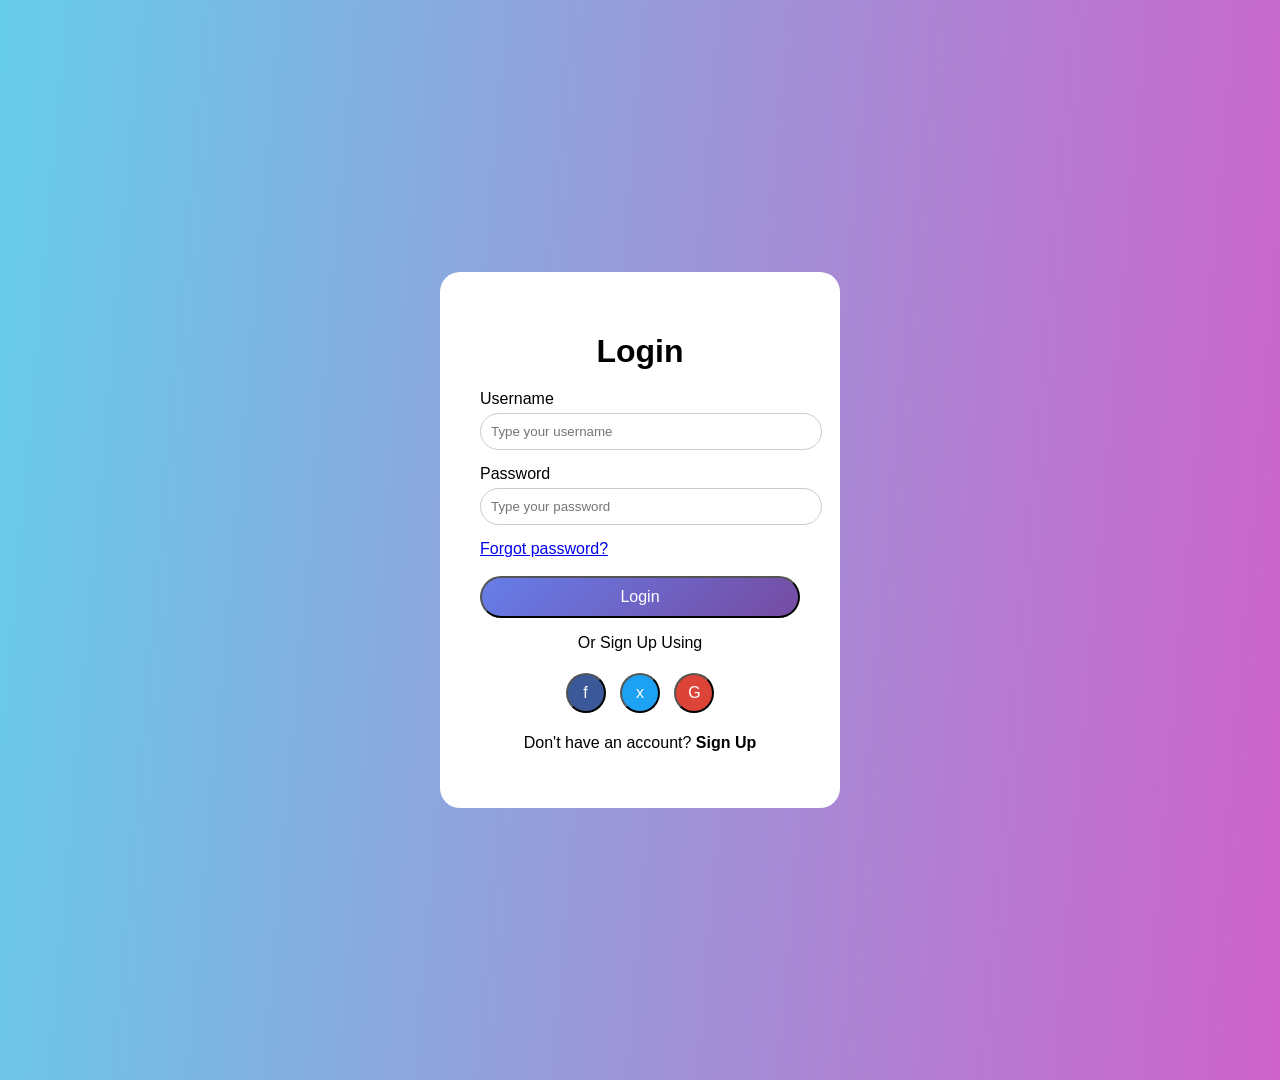
<file: login.html>
<!DOCTYPE html>
<html lang="en">
<head>
<meta charset="UTF-8">
<meta name="viewport" content="width=device-width, initial-scale=1.0">
<title>Login</title>
<style>
body {
    margin: 10vh;
    height: 100vh;
    font-family: Arial, sans-serif;
    background: linear-gradient(95deg, #66cdea, #ce62c9);
    display: grid;
    justify-content: center;
    align-items: center;
}
.container {
    background-color: white;
    border-radius: 20px;
    padding: 40px;
    width: 320px;
}
h1 {
    margin-bottom: 20px;
    text-align: center;
}
input {
    width: 100%;
    padding: 10px;
    margin-top: 5px;
    margin-bottom: 15px;
    border-radius: 25px;
    border: 1px solid #ccc;
    outline: none;
    transition: 0.3s;
}

.btn_login {
    width: 100%;
    padding: 10px;
    border-radius: 25px;
    color: white;
    font-size: 16px;
    background: linear-gradient(135deg, #667eea, #764ba2);
}
.social-buttons {
    text-align: center;
}
.social-buttons button {
    border-radius: 50%;
    width: 40px;
    height: 40px;
    color: white;
    margin: 5px;
    font-size: 16px;
}
.social-btn1 { background-color: #3b5998; }  
.social-btn2 { background-color: #1da1f2; }  
.social-btn3 { background-color: #db4437; }  
.signup {
    text-align: center;
}

</style>
</head>
<body>
<div class="container">
    <h1>Login</h1>

    <label>Username</label>
    <input type="text" placeholder="Type your username">

    <label>Password</label>
    <input type="password" placeholder="Type your password">
    <a href="#">Forgot password?</a><br><br>
    <button class="btn_login">Login</button>
    <p style="text-align: center;">Or Sign Up Using</p>
    <div class="social-buttons">
        <button class="social-btn1">f</button>
        <button class="social-btn2">x</button>
        <button class="social-btn3">G</button>
    </div>
    <div class="signup">
        <p>Don't have an account? <b>Sign Up</b></p>
    </div>
</div>
</body>
</html>
</file>
